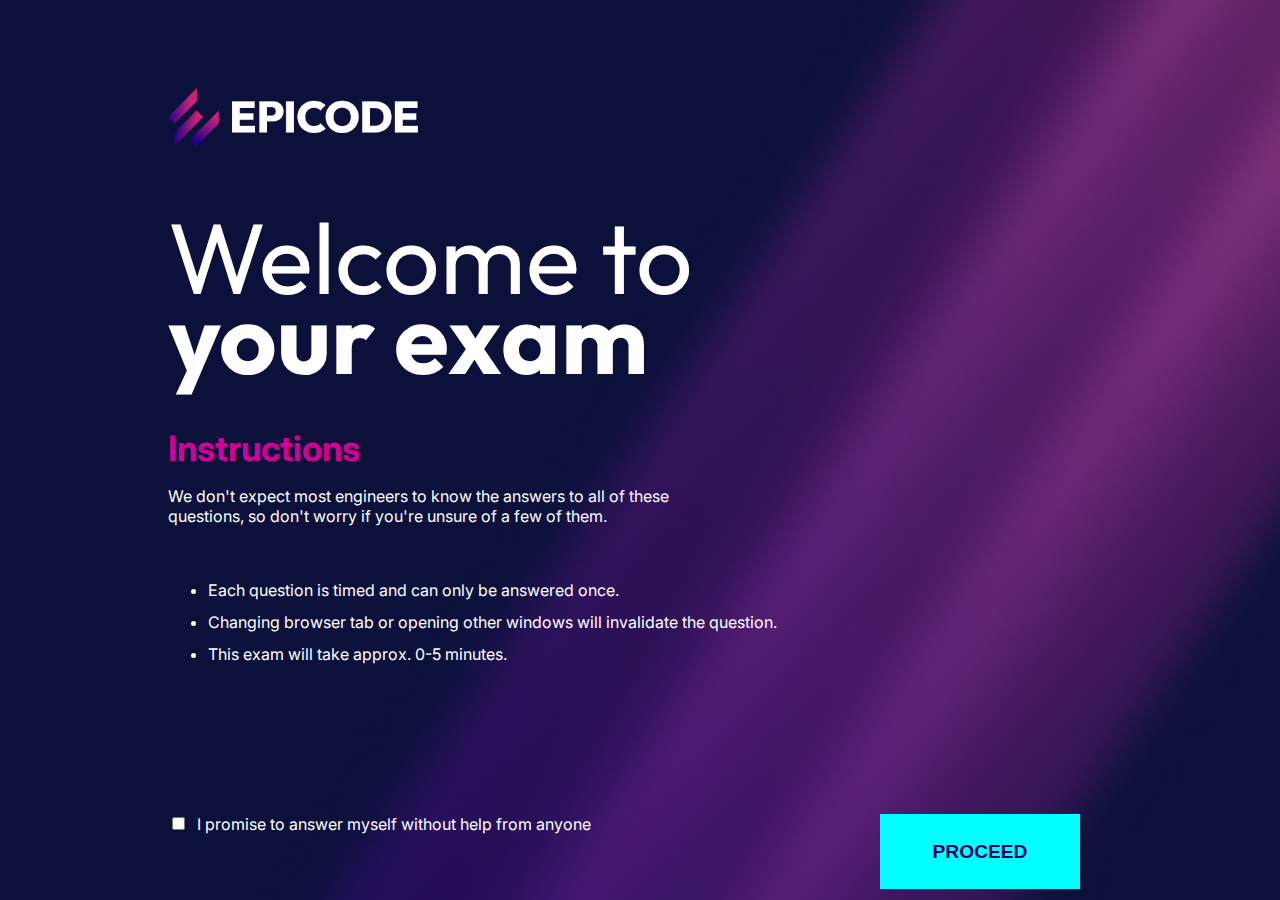
<file: index.html>
<!DOCTYPE html>
<html lang="en">
  <head>
    <meta charset="UTF-8" />
    <meta http-equiv="X-UA-Compatible" content="IE=edge" />
    <meta name="viewport" content="width=device-width, initial-scale=1.0" />
    <title>Epicode Exam</title>
    <link rel="stylesheet" href="/generale.css" />
    <link rel="stylesheet" href="/pag1.css" />
  </head>
  <body>
    <header>
      <img class="logo" src="/assets/epicode_logo.png" alt="logo epicode" />
    </header>
    <main>
      <h1 class="tit">
        Welcome to<br />
        <span>your exam</span>
      </h1>
      <h3>Instructions</h3>
      <p>
        We don't expect most engineers to know the answers to all of these<br />
        questions, so don't worry if you're unsure of a few of them.
      </p>
      <ul>
        <li>Each question is timed and can only be answered once.</li>
        <li>
          Changing browser tab or opening other windows will invalidate the
          question.
        </li>
        <li>This exam will take approx. 0-5 minutes.</li>
      </ul>
    </main>
    <footer>
      <form action="secondapagina.HTML">
        <div>
          <input type="checkbox" required name="terms" class="check" />
          <p>I promise to answer myself without help from anyone</p>
        </div>
        <button class="nextBtn" link="./secondapagina.HTML">PROCEED</button>
      </form>
    </footer>
  </body>
</html>
</file>
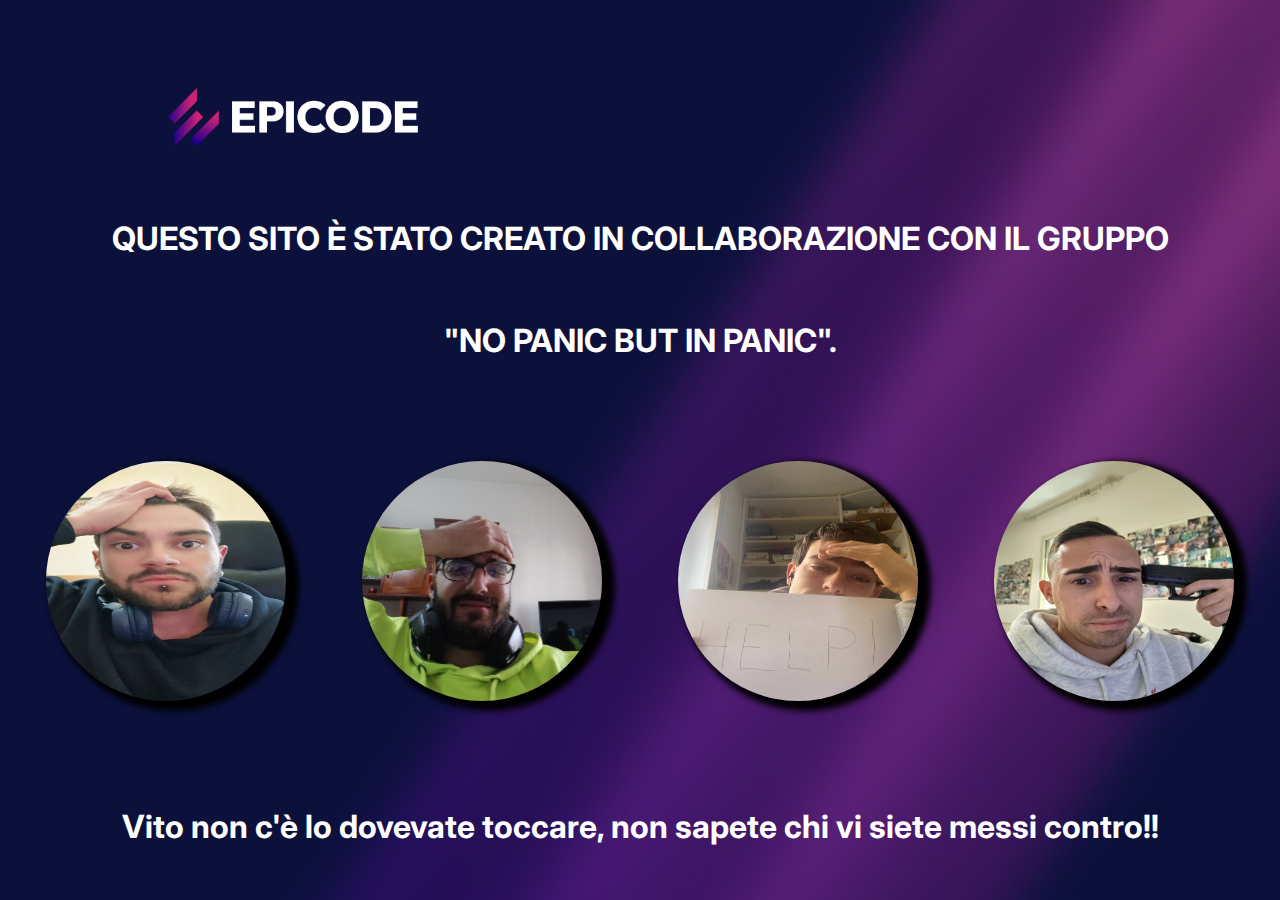
<file: EasterEgg.html>
<!DOCTYPE html>
<html lang="en">
  <head>
    <meta charset="UTF-8" />
    <meta http-equiv="X-UA-Compatible" content="IE=edge" />
    <meta name="viewport" content="width=device-width, initial-scale=1.0" />
    <link rel="stylesheet" href="./generale.css" />
    <link rel="stylesheet" href="./EasterEgg.css" />
    <title>More Info</title>
  </head>
  <body>
    <header>
      <img class="logo" src="/assets/epicode_logo.png" alt="logo epicode" />
    </header>
    <main>
      <h1>QUESTO SITO È STATO CREATO IN COLLABORAZIONE CON IL GRUPPO</h1>
      <br />
      <h1>"NO PANIC BUT IN PANIC".</h1>

      <div class="container">
        <div>
          <img
            class="fotoselfie"
            src="./assets/FotoVito.jpg"
            alt="VitoInPanic"
          />
        </div>
        <div>
          <img
            class="fotoselfie"
            src="./assets/FotoDaniele.jpg"
            alt="DanieleInPanic"
          />
        </div>
        <div>
          <img
            class="fotoselfie"
            src="./assets/FotoLorenzo.jpg"
            alt="LorenzoInPanic"
          />
        </div>
        <div>
          <img
            class="fotoselfie"
            src="./assets/FotoBebo.jpg"
            alt="BeboInPanic"
          />
        </div>
      </div>
      <div>
        <h1>
          Vito non c'è lo dovevate toccare, non sapete chi vi siete messi
          contro!!
        </h1>
      </div>
    </main>
  </body>
</html>
</file>
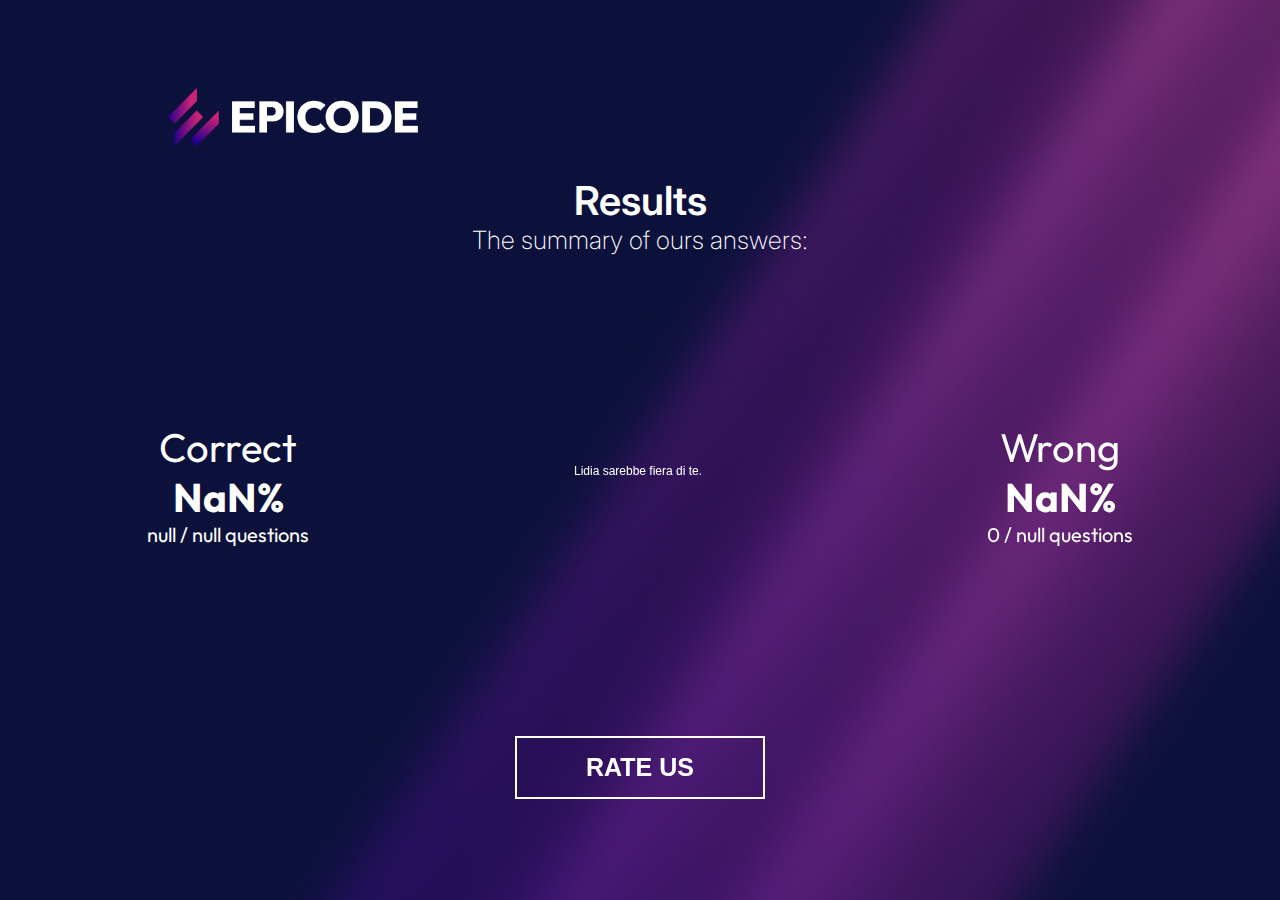
<file: pag3.html>
<!DOCTYPE html>
<html lang="en">
  <head>
    <meta charset="UTF-8" />
    <meta http-equiv="X-UA-Compatible" content="IE=edge" />
    <meta name="viewport" content="width=device-width, initial-scale=1.0" />
    <title>pagina3</title>
    <link rel="stylesheet" href="./generale.css" />
    <link rel="stylesheet" href="./pag3.css" />
  </head>
  <body>
    <header>
      <img class="logo" src="./assets/epicode_logo.png" alt="logo epicode" />
    </header>
    <main>
      <div>
        <h1>Results <span>The summary of ours answers:</span></h1>
      </div>
      <div id="container">
        <div id="correct-percentage"></div>
      
        
        <div><canvas id="chart" width="400" height="400"></canvas></div>
        <div id="wrong-percentage"></div>
         
        
      </div>
      <div>
        <form action="pag4.html">
          <button id="rateUs" link="./pag4.HTML">RATE US</button>
        </form>
      </div>
    </main>
    <script src="./pag3.js"></script>
  </body>
</html>
</file>
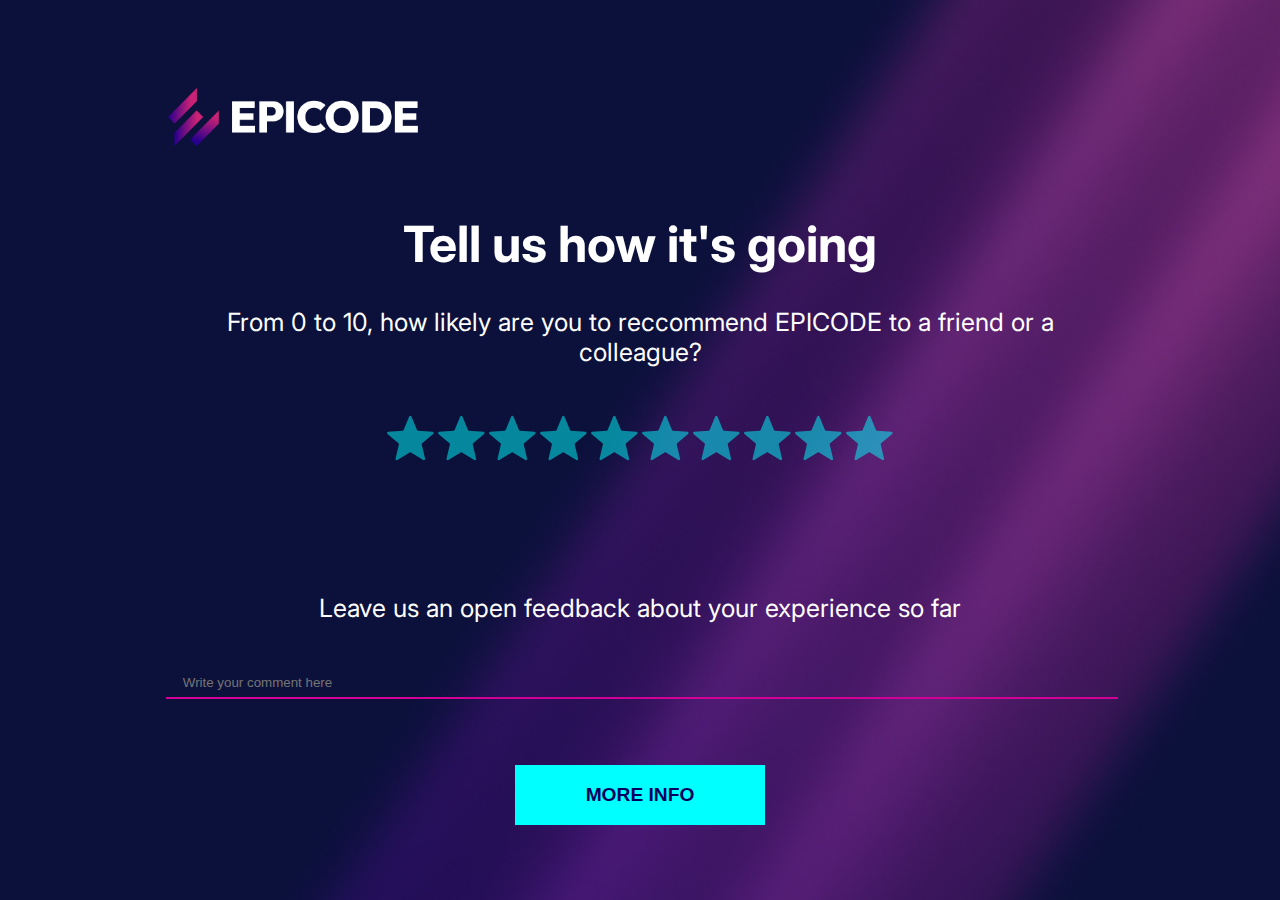
<file: pag4.html>
<!DOCTYPE html>
<html lang="en">
  <head>
    <meta charset="UTF-8" />
    <meta http-equiv="X-UA-Compatible" content="IE=edge" />
    <meta name="viewport" content="width=device-width, initial-scale=1.0" />
    <title>Document</title>
    <link rel="stylesheet" href="./generale.css" />
    <link rel="stylesheet" href="./pag4.css" />
  </head>
  <body>
    <header>
      <img class="logo" src="./assets/epicode_logo.png" alt="logo epicode" />
    </header>
    <main>
      <div>
        <h1>Tell us how it's going</h1>
        <p>
          From 0 to 10, how likely are you to reccommend EPICODE to a friend or
          a colleague?
        </p>
      </div>
      <div id="star"></div>
      <div>
        <p>Leave us an open feedback about your experience so far</p>
      </div>
      <div>
        <form action="EasterEgg.html">
          <input
            id="input"
            type="text"
            placeholder="    Write your comment here"
            required
            name="terms"
          />
          <button
            style="height: 60px; width: 250px; font-weight: 800"
            class="nextBtn"
            type="submit"
            onclick="inviaFeedback()"
          >
            MORE INFO
          </button>
        </form>
      </div>
      <script src="pag4.js"></script>
    </main>
  </body>
</html>
</file>
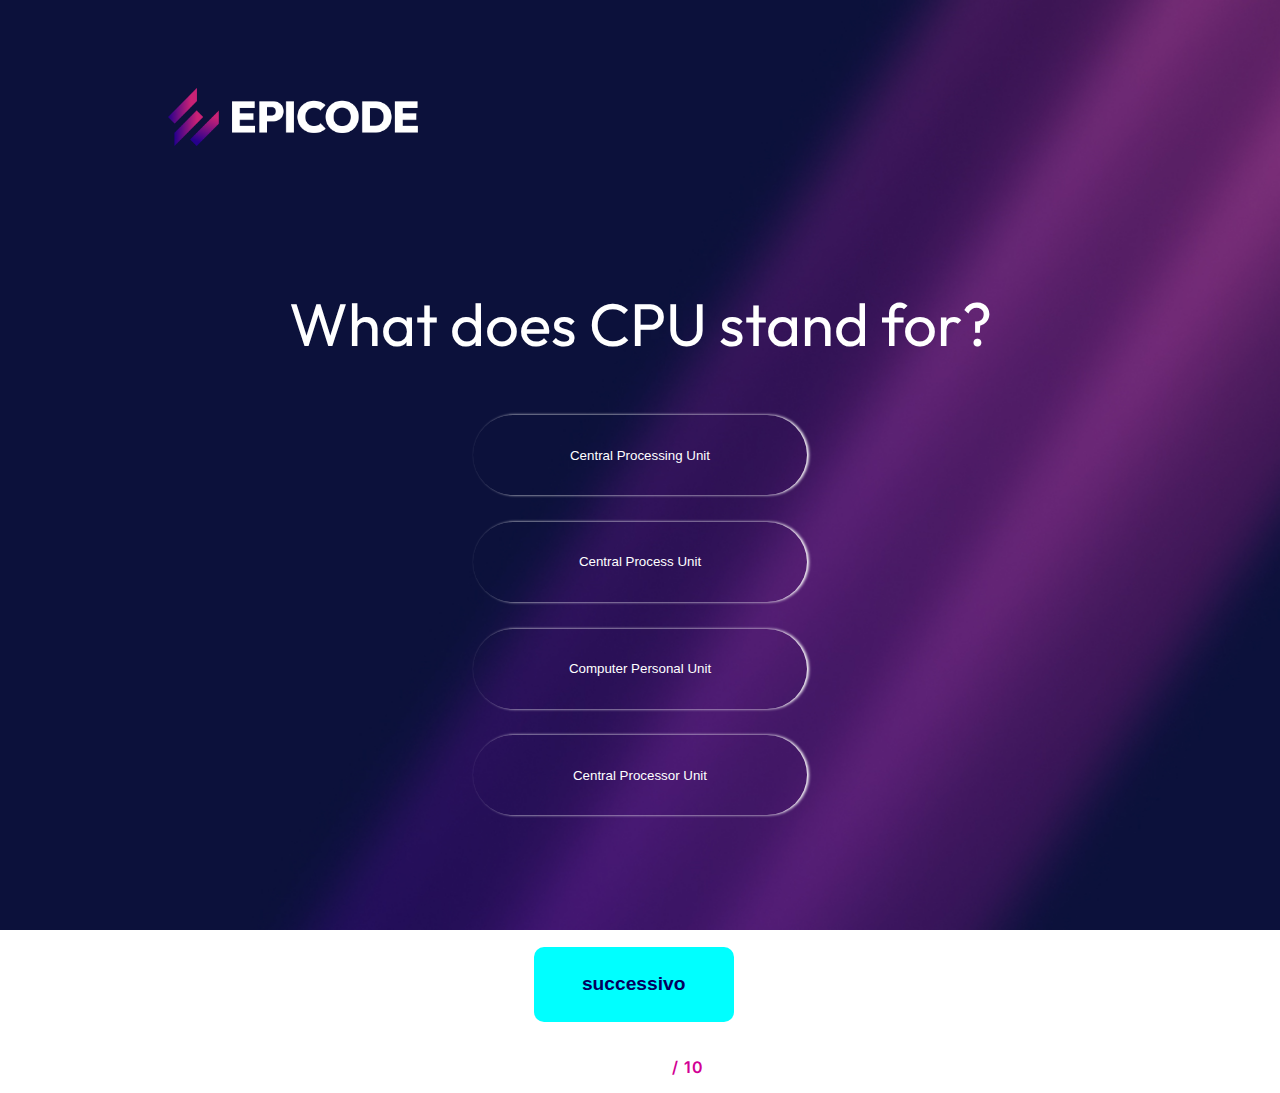
<file: secondapagina.HTML>
<!DOCTYPE html>
<html lang="en">
  <head>
    <meta charset="UTF-8" />
    <meta http-equiv="X-UA-Compatible" content="IE=edge" />
    <meta name="viewport" content="width=device-width, initial-scale=1.0" />
    <title>Quiz | Epicode</title>
    <link rel="stylesheet" href="secondapagina.css" />
    <link rel="stylesheet" href="generale.css" />
  </head>
  <body>
    <img class="logo" src="/assets/epicode_logo.png" alt="epicode_logo" />
    <main>
      <h1 class="tit1"></h1>
      <div id="question"></div>
      <div id="answers"></div>
    </main>
    <footer>
      <button id="nextBtn" class="nextBtn" required name="terms">
        successivo
      </button>

      <p>
        QUESTION <span id="numeroDomanda"> 1</span>
        <span style="color: #d20094"> / 10</span>
      </p>
    </footer>
    <script src="./secondapagina.js"></script>
  </body>
</html>
</file>
<file: generale.css>
@import url("https://fonts.googleapis.com/css2?family=Outfit:wght@100;200;300;400;500;600;700;800;900&display=swap");
@import url("https://fonts.googleapis.com/css2?family=Inter:wght@100;200;300;400;500;600;700;800;900&display=swap");
body {
  /* background-image: url("/assets/bg.jpg");
  background-size: cover;
  background-repeat: no-repeat; */
  background: url("/assets/bg.jpg") no-repeat center center fixed;
  background-size: cover;
  color: white;
  font-family: "Segoe UI", Tahoma, Geneva, Verdana, sans-serif;
  font-family: "Inter", sans-serif;
}

.logo {
  padding-left: 10em;
  padding-top: 3em;
  /* height: 70px; */
  margin-top: 2em;
  width: 250px;
  padding-left: 10em;
}

.nextBtn {
  color: #03005e;
  background-color: #00ffff;
  font-weight: 700;
  font-size: larger;
  text-align: center;
  width: 200px;
  height: 75px;
  border: #00ffff;
}

.nextBtn:hover {
  cursor: pointer;
  box-shadow: 0px 0px 40px 10px #00ffff;
}
</file>
<file: pag1.css>
@import url("https://fonts.googleapis.com/css2?family=Outfit:wght@400;600&display=swap");
@import url("https://fonts.googleapis.com/css2?family=Inter:wght@400;700&display=swap");
.tit {
  font-size: 100px;
  font-weight: 400;
  margin-bottom: 0.5em;
  line-height: 0.8em;
  font-family: outfit;
}

.tit > span {
  margin: 0;
  font-weight: bolder;
  /* font-family: outfit bold; */
}

h3 {
  color: #d20094;
  font-family: inter;
  font-size: 35px;
  margin-bottom: 0.5em;
}

p {
  font-family: inter;
  font-size: 16px;
  margin-bottom: 3em;
}
li {
  font-family: inter;
  font-size: 16px;
  line-height: 2em;
}

ul {
  margin-bottom: 5em;
}

main {
  padding-left: 10em;
}
footer {
  padding-top: 4em;
  padding-left: 10em;
}

footer > form > div {
  display: inline;
}

.check {
  display: inline;
  border: 1px solid white;
  background-color: transparent;
  /* border: dashed white 1px; */
  /* appearance: none; */
}

footer > form > div > p {
  display: inline;
  padding-left: 0.3em;
}

form {
  /* margin-left: 45em; */
  display: flex;
  justify-content: space-between;
}

button {
  margin-right: 10em;
}
</file>
<file: EasterEgg.css>
.logo{
    margin-bottom: 3em;
}
main{
    
    width: 100%;
    text-align: center;
}
.container{
    display: flex;
    justify-content: space-around;

}
.fotoselfie{
    margin-top: 5em;
    margin-bottom: 5em;
    height: 15em;
    width: 15em;
    border-radius: 10em;
    box-shadow: 8px 5px 6px 5px black;
}
</file>
<file: pag3.css>
main {
  text-align: center;
}

h1 {
  font-size: 40px;
  font-weight: 600;
}

main div h1 span {
  font-size: 25px;
  font-weight: 200;
  display: block;
}

#container {
  display: flex;
  justify-content: space-around;
  flex-direction: row;
    flex-wrap: wrap;
    align-items: center;
}

h2 {
  padding-top: 1em;
  font-weight: 300;
  font-size: 50px;
}

#rateUs {
  margin-top: 2em;
  border: solid white 2px;
  background-color: transparent;
  color: white;
  font-size: 25px;
  font-weight: 800;
  height: 2.5em;
  width: 10em;
}

#rateUs {
  cursor: pointer;
}
#correct-percentage, #wrong-percentage{
  font-size: 40px;
  font-family: "Outfit", sans-serif;
  margin-left: auto;
  margin-right: auto;
 
}
#ciao{
        
      font-size: 20px;
}
</file>
<file: pag4.css>
main {
  text-align: center;
  margin-top: 4em;
  max-width: 75%;
  margin-left: auto;
  margin-right: auto;
}

h1 {
  font-size: 50px;
}

p {
  font-size: 25px;
}

#star {
  margin-top: 3em;
  margin-bottom: 8em;
  
}

#star:hover {
  cursor: pointer;
}

.stars{
  opacity: 0.5;
}

.stars:hover{
  opacity: 1;
}

#input {
  background-color: transparent;
  border: none;
  border-bottom: solid 2px #d20094;
  height: 2em;
  width: 100%;
  margin-top: 1.5em;
  margin-bottom: 5em;
  color: white;
}

.selected{
  opacity: 1;
}
</file>
<file: secondapagina.css>
h1 {
  font-family: "Outfit", sans-serif;
  font-size: 60px;
}

.tit1 {
  font-weight: 400;
}
main {
  margin-left: 10em;
  margin-right: 10em;
  text-align: center;
  padding-top: 6em;
  height: 100%;
}
.tit2 {
  margin-top: -1em;
}
footer {
  text-align: center;
  font-family: "Inter", sans-serif;
  font-weight: 600;
  letter-spacing: 1px;
  margin-top: 5em;
  width: 99%;
  bottom: 0;
}

/* ul,
li {
  text-align: center;
  display: none;
  display: inline-block;
  margin: 0 10px 0 0;
  padding: 10px 20px;
  font-size: 18px;
  color: white;
  cursor: pointer;

  border-radius: 50px;
} */

#answers{
  margin-left: auto;
  margin-right: auto;
  text-align: center;
  width: 90%;
}

.nextBtn {
  margin-top: 2em;
  border-radius: 10px;
  margin-bottom: 1em;
}
ul {
  border: none;
}
li {
  border: 1px solid #653579;
}

.risposte {
  background-color: transparent;
  color: white;
  border: 3px white;
  border-radius: 40px;
  margin: 1em;
  margin-right: 6em;
  margin-left: 6em;
  height: 6em;
  width: 25em;
  -moz-box-shadow: 2px 0px 3px rgb(255, 255, 255);
  -webkit-box-shadow: 2px 0px 3px rgb(255, 255, 255);
  box-shadow: 2px 0px 3px rgb(255, 255, 255);
}


.risposte:active,
.risposte:focus,
.risposte:hover {
  background: #900080;
}
</file>
